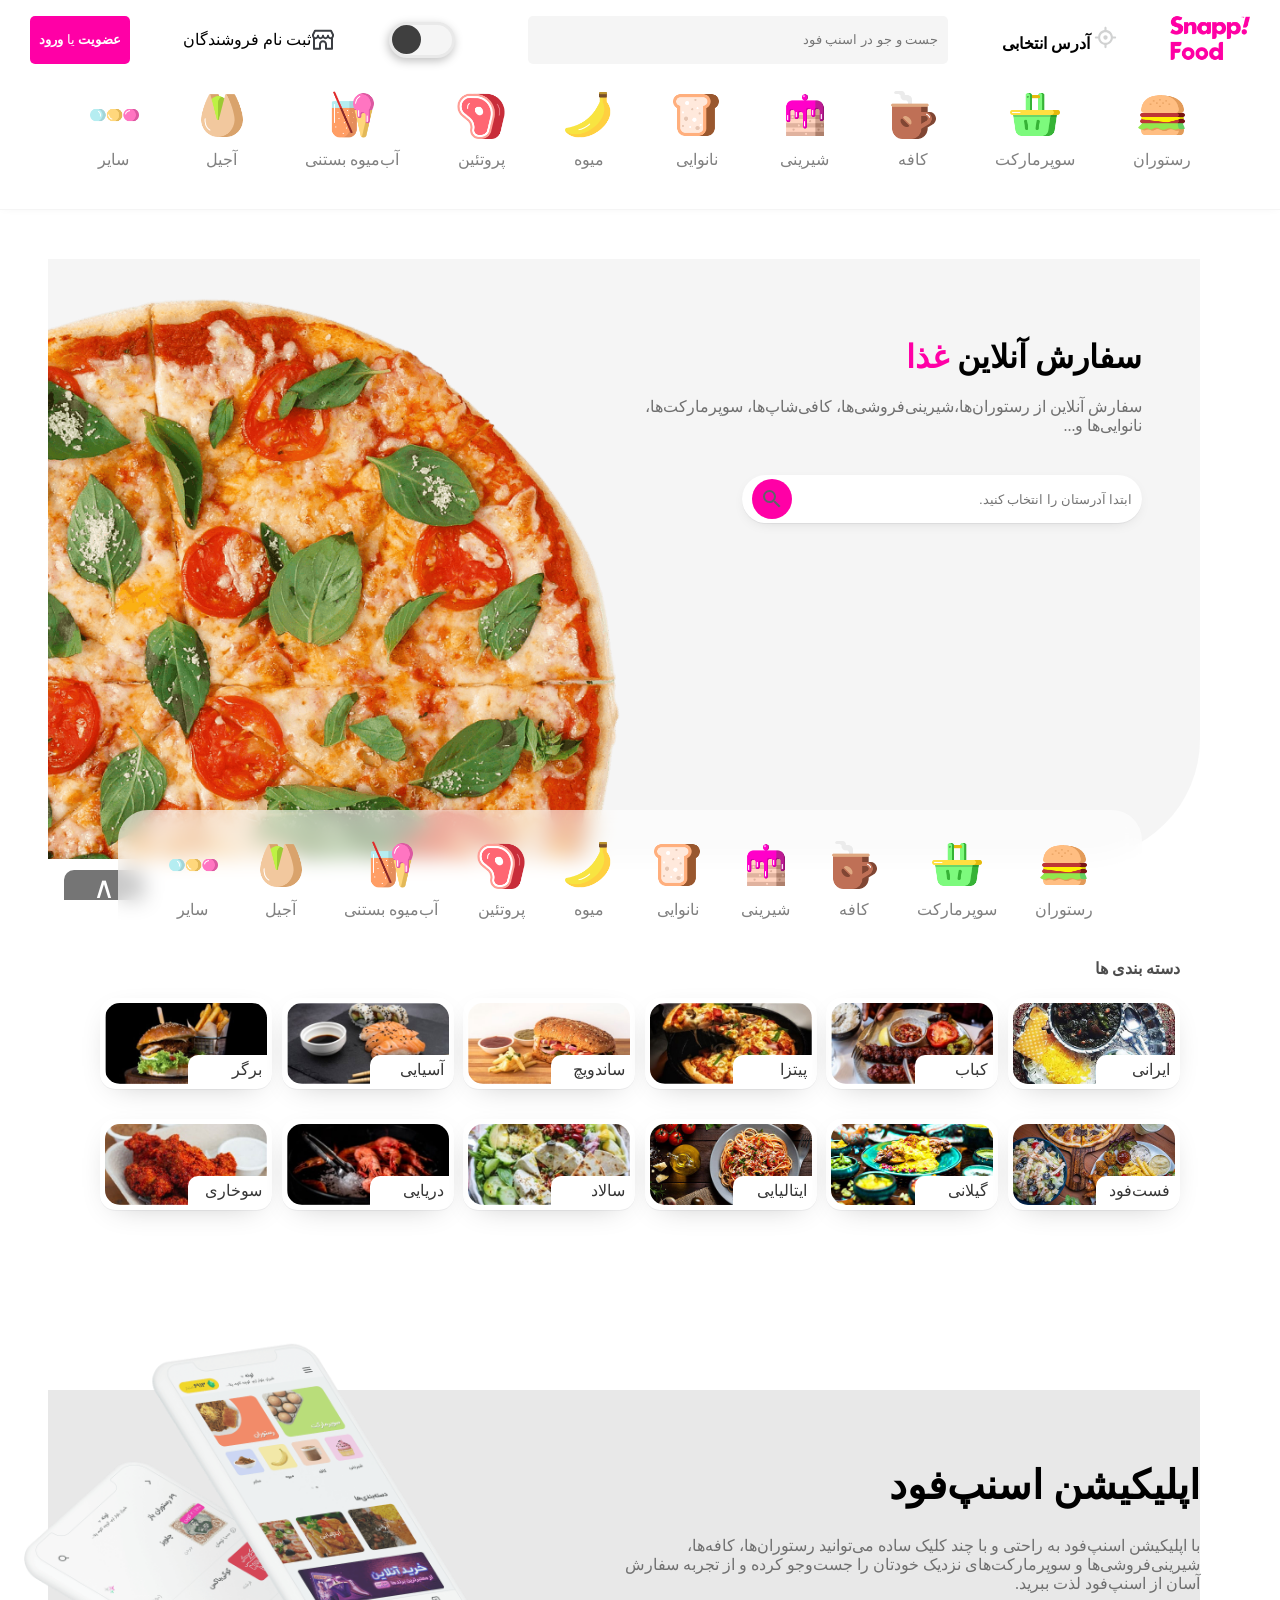
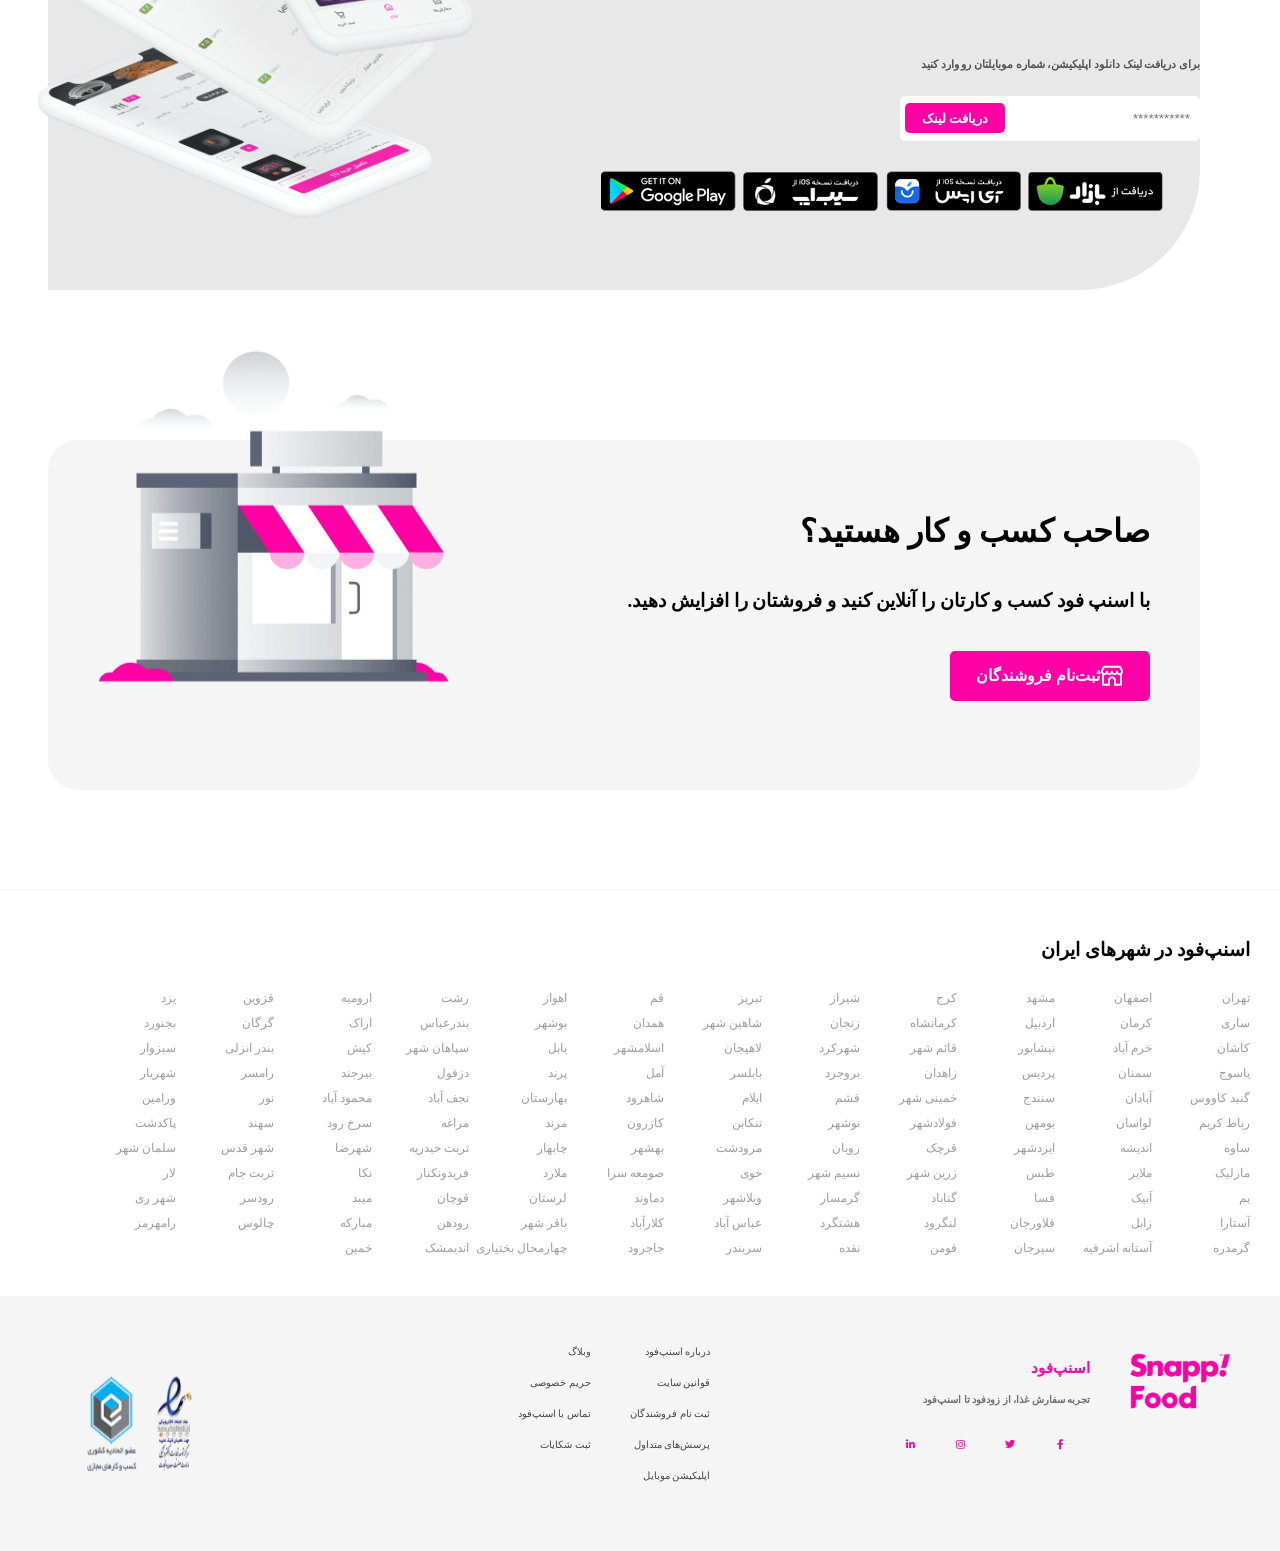
<file: website 9/index.html>
<!DOCTYPE html>
<head>
    <title>snap food</title>
    <meta charset="UTF-8">
    <meta http-equiv="X-UA-Compatible" content="IE=edge">
    <meta name="keywords" content="food, delivery, resturant, fastfood, fruits, nut, order">
    <meta name="viewport" content="width=device-width, initial-scale=1.0">
    <link type="text/css" rel="stylesheet" href="style.css">
    <link rel="stylesheet" type="text/css" href="https://cdnjs.cloudflare.com/ajax/libs/font-awesome/5.15.1/css/all.min.css">
</head>

<body> 
    <div id="website">
        <!--part one-->
        <div class="header">

            <div class="header-top">
                <a href=""><img src="images/logo.png" style="width: 80px;"></a>

                <div style="align-items: center;">
                    <svg width="23px" height="23px" viewBox="0 0 18 18" fill="rgba(24,28,32,0.2)">
                        <path d="M3.22582 9.83268H1.50008C1.03984 9.83268 0.666748 9.45959 0.666748 8.99935C0.666748 8.53911 1.03984 8.16602 1.50008 8.16602H3.22582C3.59125 5.61127 5.61201 3.59052 8.16675 3.22509V1.49935C8.16675 1.03911 8.53984 0.666016 9.00008 0.666016C9.46032 0.666016 9.83342 1.03911 9.83342 1.49935V3.22509C12.3882 3.59052 14.4089 5.61127 14.7743 8.16602H16.5001C16.9603 8.16602 17.3334 8.53911 17.3334 8.99935C17.3334 9.45959 16.9603 9.83268 16.5001 9.83268H14.7743C14.4089 12.3874 12.3882 14.4082 9.83342 14.7736V16.4993C9.83342 16.9596 9.46032 17.3327 9.00008 17.3327C8.53984 17.3327 8.16675 16.9596 8.16675 16.4993V14.7736C5.61201 14.4082 3.59125 12.3874 3.22582 9.83268ZM9.00008 13.166C11.3013 13.166 13.1667 11.3005 13.1667 8.99935C13.1667 6.69816 11.3013 4.83268 9.00008 4.83268C6.69889 4.83268 4.83342 6.69816 4.83342 8.99935C4.83342 11.3005 6.69889 13.166 9.00008 13.166ZM9.00008 10.666C8.07961 10.666 7.33342 9.91982 7.33342 8.99935C7.33342 8.07887 8.07961 7.33268 9.00008 7.33268C9.92056 7.33268 10.6667 8.07887 10.6667 8.99935C10.6667 9.91982 9.92056 10.666 9.00008 10.666Z"></path>
                    </svg>
                    <b>آدرس انتخابی</b>
                </div>

                <div class="search">
                    <input type="text" placeholder="جست ‌و جو در اسنپ‌ فود">
                </div>

                <div class="btn1_container">
                    <span class="one"></span>
                  </div>

                <div class="request">
                    <svg width="24" height="26" viewBox="0 0 24 26" fill="#3A3D42" xmlns="http://www.w3.org/2000/svg">
                        <path fill-rule="evenodd" clip-rule="evenodd"d="M3.10557 3.22149C3.27497 2.8827 3.62123 2.6687 4 2.6687H19.9987C20.3773 2.6687 20.7235 2.88259 20.893 3.22125L22.8943 7.22124C22.9638 7.36016 23 7.51336 23 7.6687V8.6687C23 9.62235 22.6186 10.4869 22 11.1182V21.6687C22 22.221 21.5523 22.6687 21 22.6687H15C14.4477 22.6687 14 22.221 14 21.6687V17.1687C14 16.0641 13.1046 15.1687 12 15.1687C10.8954 15.1687 10 16.0641 10 17.1687V21.6687C10 22.221 9.55229 22.6687 9 22.6687H3C2.44772 22.6687 2 22.221 2 21.6687V11.1182C1.38141 10.4869 1 9.62235 1 8.6687V7.6687C1 7.51345 1.03615 7.36034 1.10557 7.22149L3.10557 3.22149ZM4 12.1333V20.6687H8V17.1687C8 14.9596 9.79086 13.1687 12 13.1687C14.2091 13.1687 16 14.9596 16 17.1687V20.6687H20V12.1333C19.8367 12.1566 19.6698 12.1687 19.5 12.1687C18.5207 12.1687 17.6353 11.7665 17 11.1182C16.3647 11.7665 15.4793 12.1687 14.5 12.1687C13.5207 12.1687 12.6353 11.7665 12 11.1182C11.3647 11.7665 10.4793 12.1687 9.5 12.1687C8.52065 12.1687 7.63526 11.7665 7 11.1182C6.36474 11.7665 5.47935 12.1687 4.5 12.1687C4.33024 12.1687 4.1633 12.1566 4 12.1333ZM21 7.90491V8.6687C21 9.49713 20.3284 10.1687 19.5 10.1687C18.6716 10.1687 18 9.49713 18 8.6687C18 8.11642 17.5523 7.6687 17 7.6687C16.4477 7.6687 16 8.11642 16 8.6687C16 9.49713 15.3284 10.1687 14.5 10.1687C13.6716 10.1687 13 9.49713 13 8.6687C13 8.11642 12.5523 7.6687 12 7.6687C11.4477 7.6687 11 8.11642 11 8.6687C11 9.49713 10.3284 10.1687 9.5 10.1687C8.67157 10.1687 8 9.49713 8 8.6687C8 8.11642 7.55228 7.6687 7 7.6687C6.44772 7.6687 6 8.11642 6 8.6687C6 9.49713 5.32843 10.1687 4.5 10.1687C3.67157 10.1687 3 9.49713 3 8.6687V7.90477L4.61803 4.6687H19.3808L21 7.90491Z"></path>                        </svg>
                    ثبت‌ نام فروشندگان  
                </div>

                <div class="user">
                    <button>
                        <b>عضویت</b> یا <b>ورود</b>
                    </button>
                </div>
            </div>

            <div class="header-bottom">
                <div class="item">
                    <img src="images/burger.png" alt="burger">
                    <a href=""> رستوران</a>
                </div>

                <div class="item">
                    <img src="images/supermarket.png" alt="supermarket">
                    <a href="">سوپرمارکت</a>
                </div>

                <div class="item">
                    <img src="images/coffee.png" alt="coffee">
                    <a href="">کافه</a>
                </div>

                <div class="item">
                    <img src="images/cake.png" alt="cake">
                    <a href="">شیرینی‌</a>
                </div>

                <div class="item">
                    <img src="images/bread.png" alt="bread">
                    <a href="">نانوایی</a>
                </div>

                <div class="item">
                    <img src="images/fruit.png" alt="fruit">
                    <a href="">میوه</a>
                </div>

                <div class="item">
                    <img src="images/meat.png" alt="protein">
                    <a href="">پروتئین</a>
                </div>

                <div class="item">
                    <img src="images/icecream.png" alt="juice and icecream">
                    <a href="">آب‌میوه‌‌ بستنی</a>
                </div>

                <div class="item">
                    <img src="images/nuts.png" alt="nuts">
                    <a href="">آجیل</a>
                </div>

                <div class="item">
                    <img src="images/others.png" alt="others">
                    <a href="">سایر</a>
                </div>
            </div>
        </div>

        <!--part two-->
        <div class="part-two">

            <div class="part-two-txt">
                <div class="title">
                    <h1> سفارش آنلاین <b style="color: #ff00a6;">غذا</b> </h1>
                </div>

                <div class="description">
                    سفارش آنلاین از رستوران‌ها،‌شیرینی‌فروشی‌ها، کافی‌شاپ‌ها،
                    سوپرمارکت‌ها،‌ نانوایی‌ها و...
                </div>

                <div class="input-address">
                    <input type="text" placeholder="ابتدا آدرستان را انتخاب کنید.">
                    <button class="search-btn">
                        <svg xmlns="http://www.w3.org/2000/svg" width="24" height="24" fill="#5F6368">
                            <path d="M15.5 14h-.79l-.28-.27A6.471 6.471 0 0 0 16 9.5 6.5 6.5 0 1 0 9.5 16c1.61 0 3.09-.59 4.23-1.57l.27.28v.79l5 4.99L20.49 19l-4.99-5zm-6 0C7.01 14 5 11.99 5 9.5S7.01 5 9.5 5 14 7.01 14 9.5 11.99 14 9.5 14z"/>
                        </svg>
                    </button>
                </div>

                <div class="sec header-bottom">
                    <div class="item">
                        <img src="images/burger.png" alt="burger">
                        <a href="">رستوران</a>
                    </div>

                    <div class="item">
                        <img src="images/supermarket.png" alt="supermarket">
                        <a href="">سوپرمارکت</a>
                    </div>

                    <div class="item">
                        <img src="images/coffee.png" alt="coffee">
                        <a href="">کافه</a>
                    </div>

                    <div class="item">
                        <img src="images/cake.png" alt="cake">
                        <a href="">شیرینی‌</a>
                    </div>

                    <div class="item">
                        <img src="images/bread.png" alt="bread">
                        <a href="">نانوایی</a>
                    </div>

                    <div class="item">
                        <img src="images/fruit.png" alt="fruit">
                        <a href="">میوه</a>
                    </div>

                    <div class="item">
                        <img src="images/meat.png" alt="protein">
                        <a href="">پروتئین</a>
                    </div>

                    <div class="item">
                        <img src="images/icecream.png" alt="juice and icecream">
                        <a href="">آب‌میوه‌‌ بستنی</a>
                    </div>

                    <div class="item">
                        <img src="images/nuts.png" alt="nuts">
                        <a href="">آجیل</a>
                    </div>

                    <div class="item">
                        <img src="images/others.png" alt="others">
                        <a href="">سایر</a>
                    </div>
                </div>
            </div>
            
            <div class="part-two-pic">
                <img src="images/pizza.png">
            </div>

        </div>

        <!--part three-->
        <div>
            <div class="category"> <b>دسته بندی ها </b> </div>

            <div class="food-menu">

                <a href="#" class="food">
                    <img src="images/website_image_irani_1.jpeg" alt="irani">
                    <div class="food-name"> ایرانی </div>
                </a>
            
                <a href="#" class="food">
                    <img src="images/website_image_kebab_1.jpeg" alt="kebab">
                    <div class="food-name"> کباب </div>
                </a>
            
                <a href="#" class="food">
                    <img src="images/website_image_pizza_1.jpeg" alt="pizza">
                    <div class="food-name"> پیتزا </div>
                </a>
            
                <a href="#" class="food">
                    <img src="images/website_image_sandwich_1.jpeg" alt="sandwich">
                    <div class="food-name"> ساندویچ </div>
                </a>
            
                <a href="#" class="food">
                    <img src="images/website_image_asian_1.jpeg" alt="asian">
                    <div class="food-name"> آسیایی </div>
                </a>
            
                <a href="#" class="food">
                    <img src="images/website_image_burger_1.jpeg" alt="burger">
                    <div class="food-name"> برگر </div>
                </a>
            
                <a href="#" class="food">
                    <img src="images/website_image_fastfood_1.jpeg" alt="fastfood">
                    <div class="food-name"> فست‌فود </div>
                </a>
            
                <a href="#" class="food">
                    <img src="images/website_image_gilani_1.jpeg" alt="gilani">
                    <div class="food-name"> گیلانی </div>
                </a>
            
                <a href="#" class="food">
                    <img src="images/website_image_italy_1.jpeg" alt="italy">
                    <div class="food-name"> ایتالیایی </div>
                </a>

                <a href="#" class="food">
                    <img src="images/website_image_salad_1.jpeg" alt="salad">
                    <div class="food-name"> سالاد </div>
                </a>

                <a href="#" class="food">
                    <img src="images/website_image_seafood_1.jpeg" alt="seafood">
                    <div class="food-name"> دریایی </div>
                </a>

                <a href="#" class="food">
                    <img src="images/website_image_sokhari_1.jpeg" alt="sokhari">
                    <div class="food-name"> سوخاری </div>
                </a>

        </div>
        </div>

        <!--part four-->
        <div class="part-four">

            <div class="part-four-info">
                <div>
                    <h1 style="font-size: 40px;"> اپلیکیشن اسنپ‌فود </h1>
                </div>

                <div class="description">
                    با اپلیکیشن اسنپ‌فود به راحتی و با چند کلیک ساده می‌توانید رستوران‌ها، کافه‌ها، شیرینی‌فروشی‌ها و
                    سوپرمارکت‌های نزدیک خودتان را جست‌و‌جو کرده و از تجربه سفارش آسان از اسنپ‌فود لذت ببرید.
                </div>

                <div class="input-phone">
                    <h6 style="color: rgb(82, 82, 82);"> <b>برای دریافت لینک دانلود اپلیکیشن، شماره موبایلتان رو وارد کنید</b> </h6>
                    <div class="phone-number">
                        <input type="text" placeholder="***********">
                        <button class="link-btn">
                            <b> دریافت لینک </b>
                        </button>
                    </div>
                </div>

                <div class="download-from">
                    <a href="#"><img src="images/bazaar.png"></a>
                    <a href="#"><img src="images/iapps.png"></a>
                    <a href="#"><img src="images/siib.png"></a>
                    <a href="#"><img src="images/googleplay.png"></a>
                </div>
            </div>

            <div class="phone-pic">
                <img src="images/img_app_mockup.png">
            </div>

        </div>
  
        <!--part five-->
        <div class="part-five">
            <div class="part-five-info">
                <h1> صاحب کسب و کار هستید؟ </h1>
                <h3> با اسنپ فود کسب و کارتان را آنلاین کنید و فروشتان را افزایش دهید. </h3>
                <button>
                    <svg width="24" height="26" viewBox="0 0 24 26" fill="#fff" xmlns="http://www.w3.org/2000/svg">
                        <path fill-rule="evenodd" clip-rule="evenodd"
                            d="M3.10557 3.22149C3.27497 2.8827 3.62123 2.6687 4 2.6687H19.9987C20.3773 2.6687 20.7235 2.88259 20.893 3.22125L22.8943 7.22124C22.9638 7.36016 23 7.51336 23 7.6687V8.6687C23 9.62235 22.6186 10.4869 22 11.1182V21.6687C22 22.221 21.5523 22.6687 21 22.6687H15C14.4477 22.6687 14 22.221 14 21.6687V17.1687C14 16.0641 13.1046 15.1687 12 15.1687C10.8954 15.1687 10 16.0641 10 17.1687V21.6687C10 22.221 9.55229 22.6687 9 22.6687H3C2.44772 22.6687 2 22.221 2 21.6687V11.1182C1.38141 10.4869 1 9.62235 1 8.6687V7.6687C1 7.51345 1.03615 7.36034 1.10557 7.22149L3.10557 3.22149ZM4 12.1333V20.6687H8V17.1687C8 14.9596 9.79086 13.1687 12 13.1687C14.2091 13.1687 16 14.9596 16 17.1687V20.6687H20V12.1333C19.8367 12.1566 19.6698 12.1687 19.5 12.1687C18.5207 12.1687 17.6353 11.7665 17 11.1182C16.3647 11.7665 15.4793 12.1687 14.5 12.1687C13.5207 12.1687 12.6353 11.7665 12 11.1182C11.3647 11.7665 10.4793 12.1687 9.5 12.1687C8.52065 12.1687 7.63526 11.7665 7 11.1182C6.36474 11.7665 5.47935 12.1687 4.5 12.1687C4.33024 12.1687 4.1633 12.1566 4 12.1333ZM21 7.90491V8.6687C21 9.49713 20.3284 10.1687 19.5 10.1687C18.6716 10.1687 18 9.49713 18 8.6687C18 8.11642 17.5523 7.6687 17 7.6687C16.4477 7.6687 16 8.11642 16 8.6687C16 9.49713 15.3284 10.1687 14.5 10.1687C13.6716 10.1687 13 9.49713 13 8.6687C13 8.11642 12.5523 7.6687 12 7.6687C11.4477 7.6687 11 8.11642 11 8.6687C11 9.49713 10.3284 10.1687 9.5 10.1687C8.67157 10.1687 8 9.49713 8 8.6687C8 8.11642 7.55228 7.6687 7 7.6687C6.44772 7.6687 6 8.11642 6 8.6687C6 9.49713 5.32843 10.1687 4.5 10.1687C3.67157 10.1687 3 9.49713 3 8.6687V7.90477L4.61803 4.6687H19.3808L21 7.90491Z">
                        </path>
                    </svg>
                    <h3> ثبت‌نام فروشندگان </h3>
                </button>
            </div>

            <div class="part-five-pic">
                <img src="images/vendor_pic.png">
            </div>
        </div>

        <!--part six-->
        <div class="part-six">
            <div class="part-six-title">
                <h3> اسنپ‌فود در شهرهای ایران </h3>
            </div>

            <div class="cities">
                <a href="#" class="city">تهران</a>
                <a href="#" class="city">اصفهان</a>
                <a href="#" class="city">مشهد</a>
                <a href="#" class="city">کرج</a>
                <a href="#" class="city">شیراز</a>
                <a href="#" class="city">تبریز</a>
                <a href="#" class="city">قم</a>
                <a href="#" class="city">اهواز</a>
                <a href="#" class="city">رشت</a>
                <a href="#" class="city">ارومیه</a>
                <a href="#" class="city">قزوین</a>
                <a href="#" class="city">یزد</a>
                <a href="#" class="city">ساری</a>
                <a href="#" class="city">کرمان</a>
                <a href="#" class="city">اردبیل</a>
                <a href="#" class="city">کرمانشاه</a>
                <a href="#" class="city">زنجان</a>
                <a href="#" class="city">شاهین شهر</a>
                <a href="#" class="city">همدان</a>
                <a href="#" class="city">بوشهر</a>
                <a href="#" class="city">بندرعباس</a>
                <a href="#" class="city">اراک</a>
                <a href="#" class="city">گرگان</a>
                <a href="#" class="city">بجنورد</a>
                <a href="#" class="city">کاشان</a>
                <a href="#" class="city">خرم آباد</a>
                <a href="#" class="city">نیشابور</a>
                <a href="#" class="city">قائم‌ شهر</a>
                <a href="#" class="city">شهرکرد</a>
                <a href="#" class="city">لاهیجان</a>
                <a href="#" class="city">اسلامشهر</a>
                <a href="#" class="city">بابل</a>
                <a href="#" class="city">سپاهان شهر</a>
                <a href="#" class="city">کیش</a>
                <a href="#" class="city">بندر انزلی</a>
                <a href="#" class="city">سبزوار</a>
                <a href="#" class="city">یاسوج</a>
                <a href="#" class="city">سمنان</a>
                <a href="#" class="city">پردیس</a>
                <a href="#" class="city">زاهدان</a>
                <a href="#" class="city">بروجرد</a>
                <a href="#" class="city">بابلسر</a>
                <a href="#" class="city">آمل</a>
                <a href="#" class="city">پرند</a>
                <a href="#" class="city">دزفول</a>
                <a href="#" class="city">بیرجند</a>
                <a href="#" class="city">رامسر</a>
                <a href="#" class="city">شهریار</a>
                <a href="#" class="city">گنبد کاووس</a>
                <a href="#" class="city">آبادان</a>
                <a href="#" class="city">سنندج</a>
                <a href="#" class="city">خمینی شهر</a>
                <a href="#" class="city">قشم</a>
                <a href="#" class="city">ایلام</a>
                <a href="#" class="city">شاهرود</a>
                <a href="#" class="city">بهارستان</a>
                <a href="#" class="city">نجف آباد</a>
                <a href="#" class="city">محمود آباد</a>
                <a href="#" class="city">نور</a>
                <a href="#" class="city">ورامین</a>
                <a href="#" class="city">رباط کریم</a>
                <a href="#" class="city">لواسان</a>
                <a href="#" class="city">بومهن</a>
                <a href="#" class="city">فولادشهر</a>
                <a href="#" class="city">نوشهر</a>
                <a href="#" class="city">تنکابن</a>
                <a href="#" class="city">کازرون</a>
                <a href="#" class="city">مرند</a>
                <a href="#" class="city">مراغه</a>
                <a href="#" class="city">سرخ رود</a>
                <a href="#" class="city">سهند</a>
                <a href="#" class="city">پاکدشت</a>
                <a href="#" class="city">ساوه</a>
                <a href="#" class="city">اندیشه</a>
                <a href="#" class="city">ایزدشهر</a>
                <a href="#" class="city">قرچک</a>
                <a href="#" class="city">رویان</a>
                <a href="#" class="city">مرودشت</a>
                <a href="#" class="city">بهشهر</a>
                <a href="#" class="city">چابهار</a>
                <a href="#" class="city">تربت حیدریه</a>
                <a href="#" class="city">شهرضا</a>
                <a href="#" class="city">شهر قدس</a>
                <a href="#" class="city">سلمان شهر</a>
                <a href="#" class="city">مارلیک</a>
                <a href="#" class="city">ملایر</a>
                <a href="#" class="city">طبس</a>
                <a href="#" class="city">زرین شهر</a>
                <a href="#" class="city">نسیم شهر</a>
                <a href="#" class="city">خوی</a>
                <a href="#" class="city">صومعه سرا</a>
                <a href="#" class="city">ملارد</a>
                <a href="#" class="city">فریدونکنار</a>
                <a href="#" class="city">نکا</a>
                <a href="#" class="city">تربت جام</a>
                <a href="#" class="city">لار</a>
                <a href="#" class="city">بم</a>
                <a href="#" class="city">آبیک</a>
                <a href="#" class="city">فسا</a>
                <a href="#" class="city">گناباد</a>
                <a href="#" class="city">گرمسار</a>
                <a href="#" class="city">ویلاشهر</a>
                <a href="#" class="city">دماوند</a>
                <a href="#" class="city">لرستان</a>
                <a href="#" class="city">قوچان</a>
                <a href="#" class="city">میبد</a>
                <a href="#" class="city">رودسر</a>
                <a href="#" class="city">شهر ری</a>
                <a href="#" class="city">آستارا</a>
                <a href="#" class="city">زابل</a>
                <a href="#" class="city">فلاورجان</a>
                <a href="#" class="city">لنگرود</a>
                <a href="#" class="city">هشتگرد</a>
                <a href="#" class="city">عباس آباد</a>
                <a href="#" class="city">کلارآباد</a>
                <a href="#" class="city">باقر شهر</a>
                <a href="#" class="city">رودهن</a>
                <a href="#" class="city">مبارکه</a>
                <a href="#" class="city">چالوس</a>
                <a href="#" class="city">رامهرمز</a>
                <a href="#" class="city">گرمدره</a>
                <a href="#" class="city">آستانه اشرفیه</a>
                <a href="#" class="city">سیرجان</a>
                <a href="#" class="city">فومن</a>
                <a href="#" class="city">نقده</a>
                <a href="#" class="city">سربندر</a>
                <a href="#" class="city">جاجرود</a>
                <a href="#" class="city">چهارمحال بختیاری</a>
                <a href="#" class="city">اندیمشک</a>
                <a href="#" class="city">خمین</a>
            </div>
        </div>

        <!--part seven-->
        <footer>
            <div class="footer-one">
                <div id="logo">
                    <img src="images/logo.png" width="100px">
                </div>
                <div class="social-links">
                    <h2>اسنپ‌فود</h2>
                    <h4 style="margin-top: 5px; margin-bottom: 20px;">تجربه سفارش غذا، از زودفود تا اسنپ‌فود</h4>
                    <div style="display: flex;">
                        <a href="#"><i class="fab fa-facebook-f"></i></a>
                        <a href="#"><i class="fab fa-twitter"></i></a>
                        <a href="#"><i class="fab fa-instagram"></i></a>
                        <a href="#"><i class="fab fa-linkedin-in"></i></a>
                    </div>
                </div>
            </div>

            <div class="footer-two">
                <a href="#" class="footer-item">درباره اسنپ‌فود</a>
                <a href="#" class="footer-item">وبلاگ</a>
                <a href="#" class="footer-item">قوانین سایت</a>
                <a href="#" class="footer-item">حریم خصوصی</a>
                <a href="#" class="footer-item">ثبت نام فروشندگان</a>
                <a href="#" class="footer-item">تماس با اسنپ‌فود</a>
                <a href="#" class="footer-item">پرسش‌های متداول</a>
                <a href="#" class="footer-item">ثبت شکایات</a>
                <a href="#" class="footer-item">اپلیکیشن موبایل</a>
            </div>

            <div class="footer-three">
                <img src="images/enamad.png">
                <img src="images/senf.png">
            </div>
        </footer>


        <div class="scroll">
            <span class="material-icons"> &#8743; </span>
        </div>
       
    </div>


    <script>
        var wb = document.getElementById("website");
        const btn1_ctn = document.getElementsByClassName("btn1_container")[0];
        const one = document.getElementsByClassName("one")[0];
        var count = 0;
        
        btn1_ctn.addEventListener("click", () => 
        {   count = count + 1; 
            if ( count%2 == 1)
            {
                one.classList.toggle("inactive1");
                document.body.style.backgroundColor = "black";
                document.body.style.color = "darkgrey";
            }
            else 
            {
                one.classList.toggle("inactive1");
                document.body.style.backgroundColor = "white";
                document.body.style.color = "black";
            }
        });
    </script>
</body>
</file>
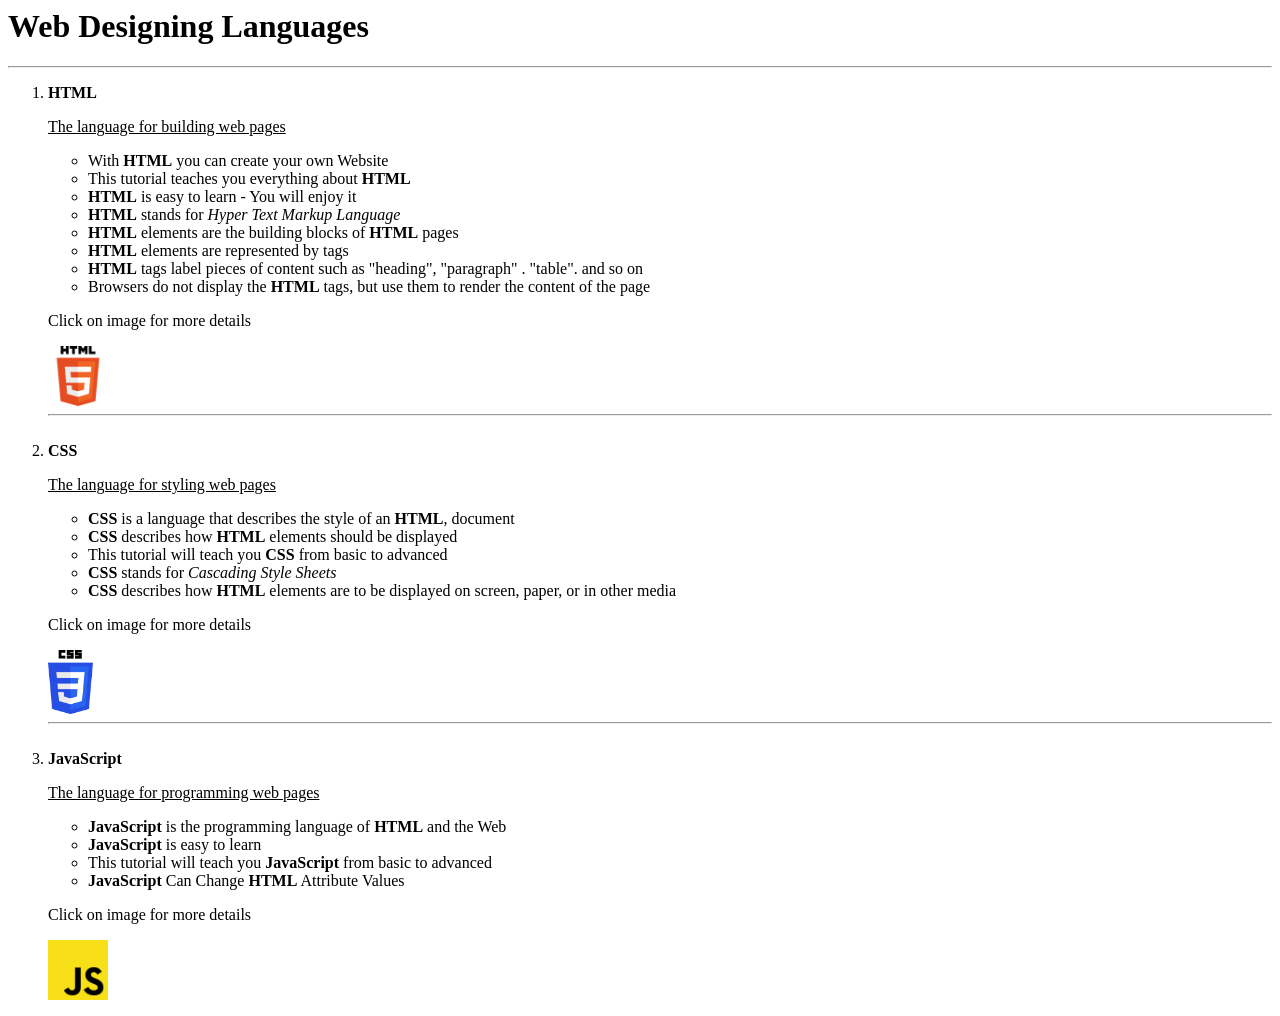
<file: website 1/t1.html>
<html>

    <head>
    </head>

    <body>

        <h1> Web Designing Languages </h1>
        <hr>

        <ol>

            <li><b>  HTML </b></li>
            <p><u> The language for building web pages  </u></p>
            <ul>
                <li> With <b>HTML</b> you can create your own Website </li>
                <li> This tutorial teaches you everything about <b>HTML</b> </li>
                <li> <b>HTML</b> is easy to learn - You will enjoy it </li>
                <li> <b>HTML</b> stands for <i>Hyper Text Markup Language</i> </li>
                <li> <b>HTML</b> elements are the building blocks of <b>HTML</b> pages </li>
                <li> <b>HTML</b> elements are represented by tags </li>
                <li> <b>HTML</b> tags label pieces of content such as "heading",
                    "paragraph"
                    . "table". and so on </li>
                <li> Browsers do not display the <b>HTML</b> tags, but use them to render the content of the page </li>
            </ul>
            <p> Click on image for more details </p>
            <a href = "https://html.com/" ><img src= "512px-HTML5_logo_and_wordmark.svg.png" width = "60"></a>


            <hr><br>


            <li><b>  CSS </b></li>
            <p><u> The language for styling web pages  </u></p>
            <ul>
                <li> <b>CSS</b> is a language that describes the style of an <b>HTML</b>, document </li>
                <li> <b>CSS</b> describes how <b>HTML</b> elements should be displayed </li>
                <li> This tutorial will teach you <b>CSS</b> from basic to advanced </li>
                <li> <b>CSS</b> stands for <i>Cascading Style Sheets </i></li>
                <li> <b>CSS</b> describes how <b>HTML</b> elements are to be displayed on screen, paper, or in other media </li>
            </ul>
            <p> Click on image for more details </p>
            <a href = "https://en.wikipedia.org/wiki/CSS" > <img src= "CSS3_logo_and_wordmark.svg.png" width = "45"></a>


            <hr><br>


            <li><b>  JavaScript </b></li>
            <p><u> The language for programming web pages  </u></p>
            <ul>
                <li> <b>JavaScript</b> is the programming language of <b>HTML</b> and the Web </li>
                <li> <b>JavaScript</b> is easy to learn </li>
                <li> This tutorial will teach you <b>JavaScript</b> from basic to advanced </li>
                <li> <b>JavaScript</b> Can Change <b>HTML</b> Attribute Values </li>
            </ul>
            <p> Click on image for more details </p>
            <a href ="https://www.javascript.com/" ><img src= "2048px-Unofficial_JavaScript_logo_2.svg.png" width = "60"></a>

        </ol>

    </body>

</html>
</file>
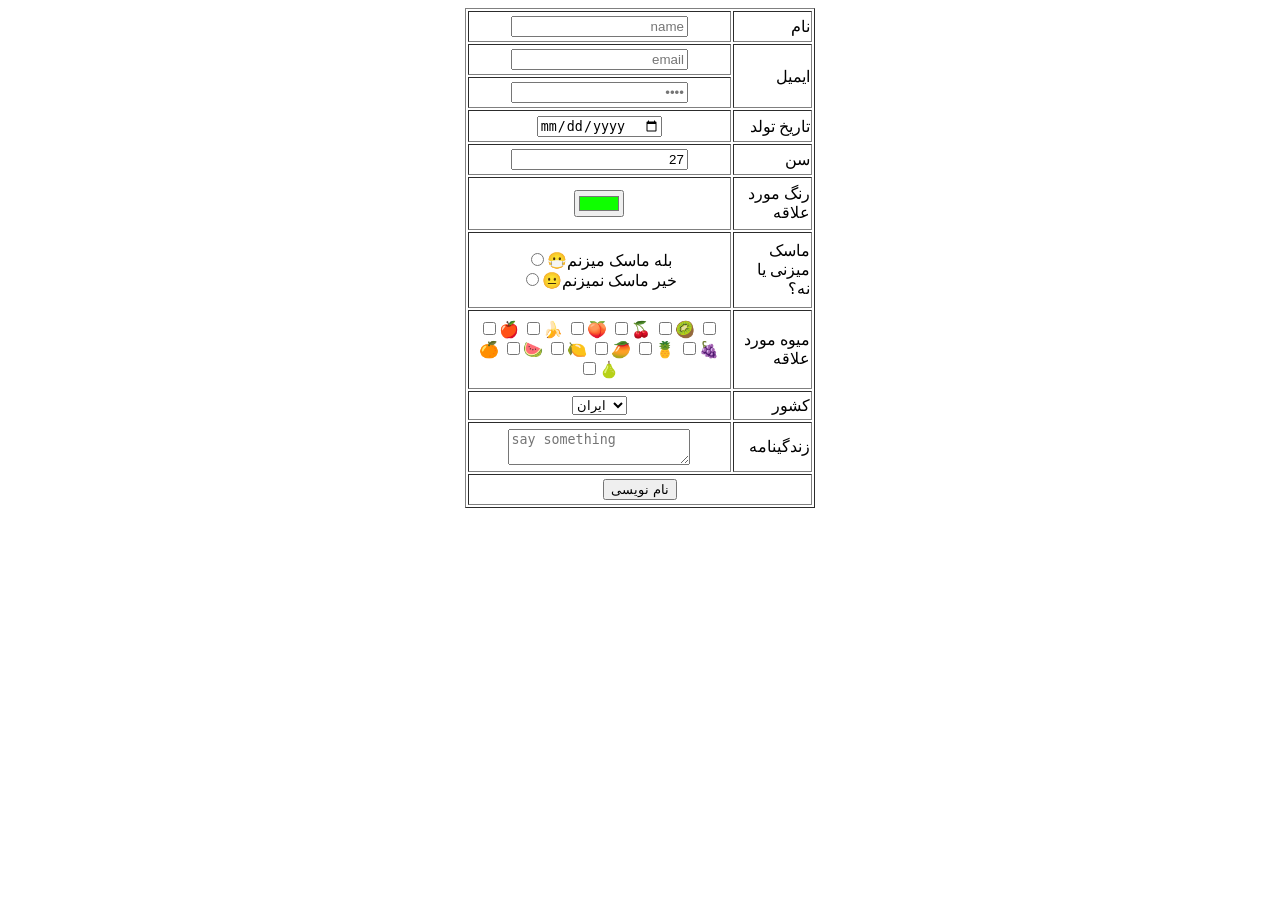
<file: website 2/t2.html>
<html>
    <head>
    </head>

    <body>
        <table border="1px" align="center" width="350px" height="500px">
            <tr>
                <td align="center"> <input type="text" placeholder="name" style="text-align:right;" > </td>
                <td align="right"> نام </td>
            </tr>

            <tr>
                <td align="center"> <input type="text" placeholder="email" style="text-align:right;" > </td>
                <td align="right" rowspan="2"> ایمیل </td>
            </tr>

            <tr>
                <td align="center"> <input type="password" placeholder="••••" style="text-align:right;" > </td>
            </tr>

            <tr>
                <td align="center"> <input type="date" placeholder="08/05/1994" > </td>
                <td align="right"> تاریخ تولد </td>
            </tr>

            <tr>
                <td align="center"> <input type="text" value="27" style="text-align:right;" > </td>
                <td align="right"> سن </td>
            </tr>

            <tr>
                <td align="center"> <input type="color" value="#0fff00" style="text-align:right;" > </td>
                <td align="right"> رنگ مورد علاقه </td>
            </tr>

            <tr>
                <td align="center">
                    <input type="radio" name=mask >😷بله ماسک میزنم
                    <br>
                    <input type="radio" name=mask >😐خیر ماسک نمیزنم</td>
                <td align="right"> ماسک میزنی یا نه؟ </td>
            </tr>

            <tr>
                <td align="center"> 
                    <input type="checkbox">🍎
                    <input type="checkbox">🍌
                    <input type="checkbox">🍑
                    <input type="checkbox">🍒
                    <input type="checkbox">🥝  
                    <input type="checkbox">🍊   
                    <input type="checkbox">🍉
                    <input type="checkbox">🍋
                    <input type="checkbox">🥭
                    <input type="checkbox">🍍
                    <input type="checkbox">🍇
                    <input type="checkbox">🍐    
                </td>
                <td align="right"> میوه مورد علاقه </td>
            </tr>

            <tr>
                <td align="center"> 
                    <select name="country">
                        <option >ایران</option>
                        <option>آمریکا</option>
                    </select>
                </td>
                <td align="right"> کشور </td>
            </tr>

            <tr>
                <td align="center"> <textarea placeholder="say something"></textarea> </td>
                <td align="right"> زندگینامه </td>
            </tr>

            <tr>
                <td align="center" colspan="2"> <button>نام نویسی</button>
            </tr>
        </table>
    </body>
</html>
</file>
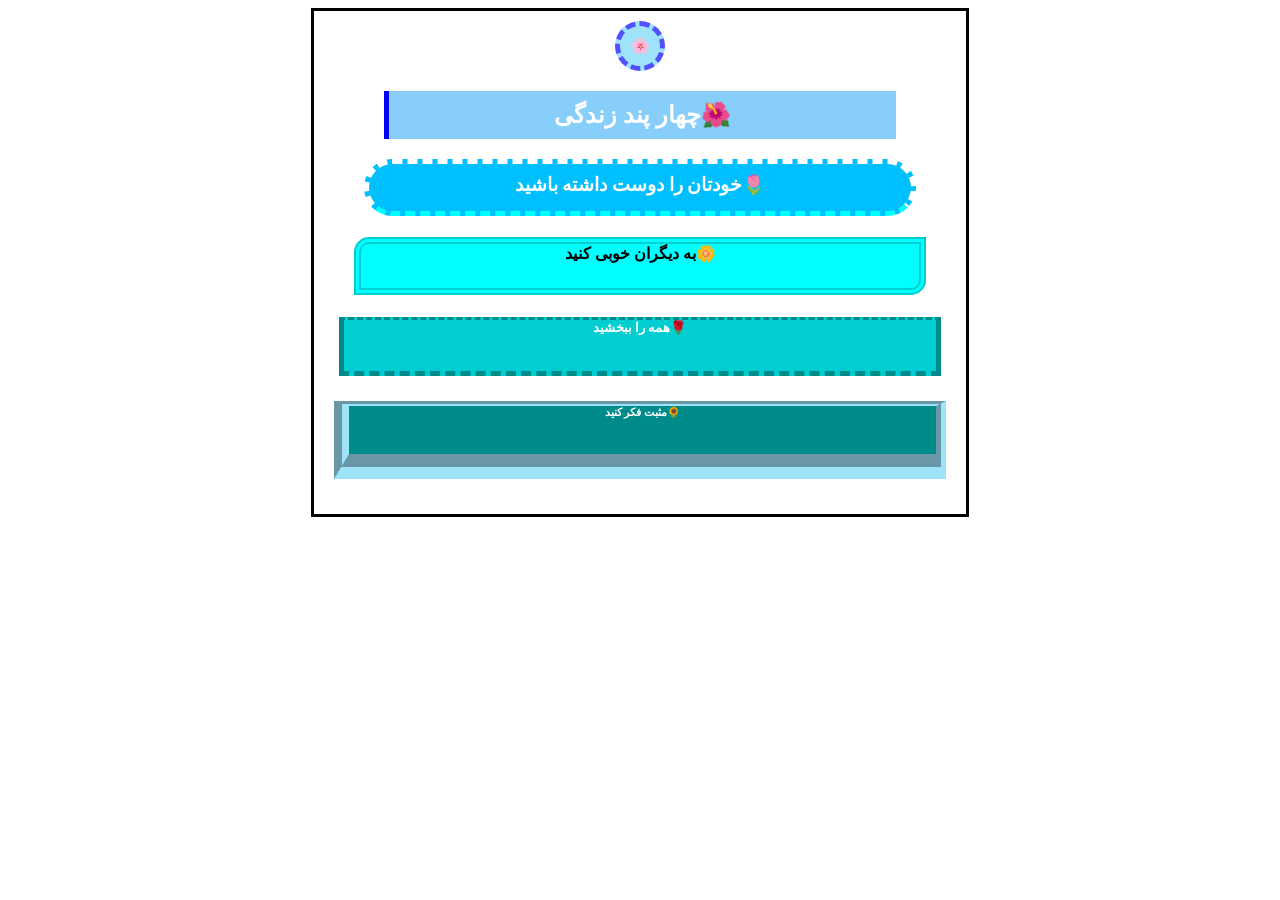
<file: website 4/t4.html>
<html>
    <head>
        <style>
            div
            {
                padding: 10px;
                margin: auto;
                width: 50%;
                text-align: center;
                border: 3px solid black;
                background-color:white;
            }

            h6
            {
                color: white;
                background-color:darkcyan;
                border-style:groove;
                border-color: rgb(159, 227, 250);
                padding-top: 0;
                padding-bottom: 35;
                border-top-width: 5px;
                border-right-width: 10px;
                border-left-width: 15px;
                border-bottom-width: 25px;
                margin-left: 10;
                margin-right: 10;
            }

            h5
            {
                color: white;
                background-color:darkturquoise;
                padding-top: 0;
                padding-bottom: 35;  
                border-top-width: 3px;
                border-right-width: 5px;
                border-left-width: 5px;
                border-bottom-width: 5px;
                border-right-style: solid;
                border-left-style: solid;
                border-top-style: dashed;
                border-bottom-style: dashed;
                border-color: darkcyan;
                margin-left: 15;
                margin-right: 15;
            }   

            h4
            {
                background-color: cyan;
                padding: 10px;   
                padding-top: 0;
                padding-bottom: 25px;
                border-style: double;
                border-width: 7px;
                border-color:darkturquoise;
                border-top-left-radius: 15px;
                border-bottom-right-radius: 15px;
                margin-left: 30;
                margin-right: 30;
            }

            h3
            {
                color: white;
                background-color:deepskyblue;
                padding: 10px;          
                border-style: double;
                border-width: 5px;
                border-color:white;
                border-style: dashed;
                border-radius: 30px;
                border-bottom-color: cyan;
                border-width: 5px;
                margin-left: 40;
                margin-right: 40;
                padding-bottom: 15;
            }

            h2
            {
                color: white;
                background-color: lightskyblue;
                border-width: 5px;
                border-color:rgb(81, 81, 255);
                padding: 10;
                margin-left: 60;
                margin-right:60;
                border-left-style: solid;
                border-left-color: blue;
                border-left-width: 5px;
            }
 
            button
            {
                color: white;
                font-size: 15px;
                background-color:rgb(159, 227, 250);
                padding: 10px;
                border-style: dashed;
                border-radius: 50%;
                border-width: 5px;
                border-color:rgb(81, 81, 255);
                width: 50px;
                height: 50px;
            }
        </style>
    </head>

    <body>
        <div>
            <button>🌸</button>
            <h2>چهار پند زندگی🌺</h2>
            <h3>خودتان را دوست داشته باشید🌷</h3>
            <h4>به دیگران خوبی کنید🌼</h4>
            <h5>همه را ببخشید🌹</h5>
            <h6>مثبت فکر کنید🌻</h6>
        </div>
    </body>
</html>
</file>
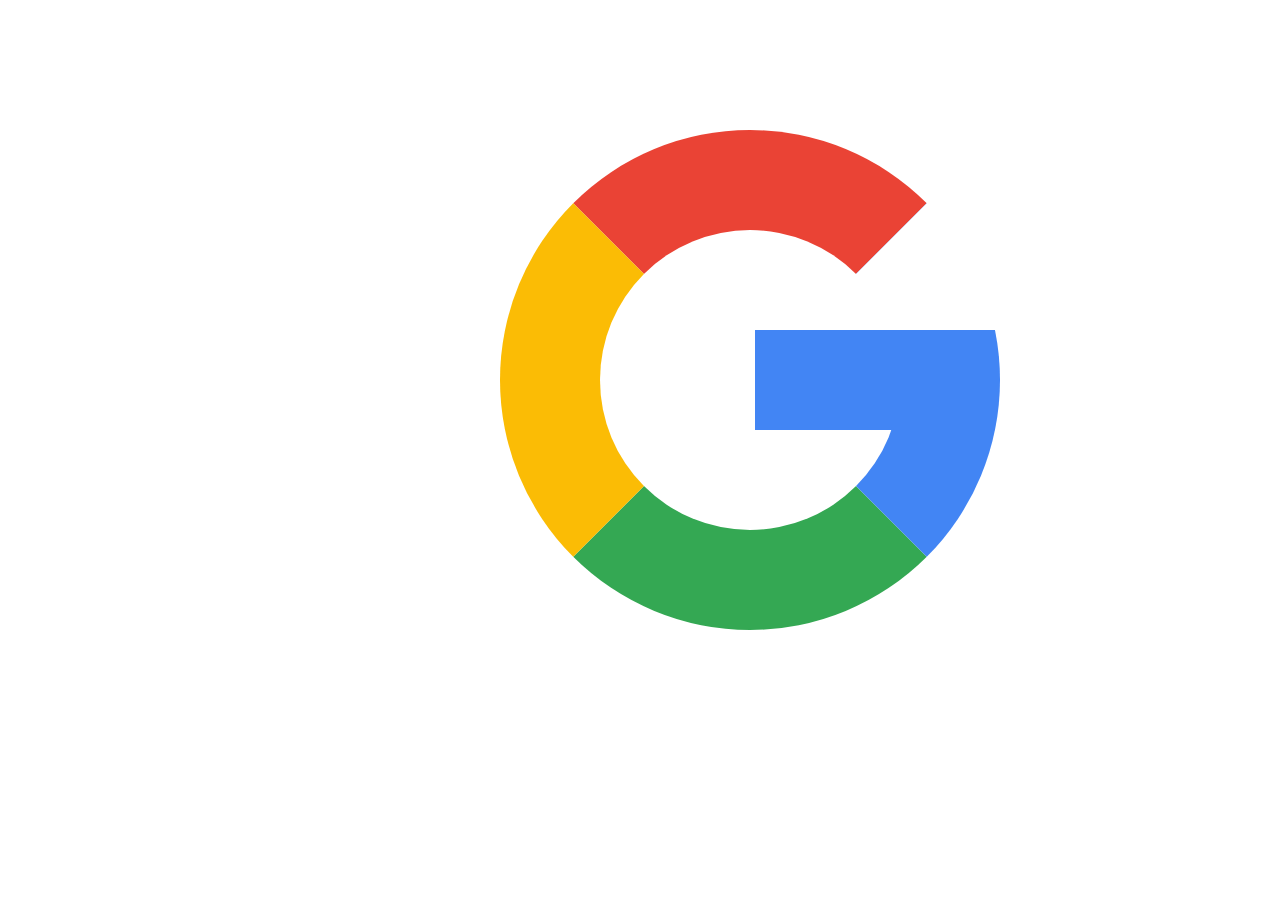
<file: website 5/google logo.html>
<html>
    <head>
        <style>
            div
            {
                width: 300;
                height: 300;
                top: 130;
                left: 500;
                margin: auto;
                border-radius: 50%;

                position: absolute;
                background-color:white;
                border-top: 100px solid #EA4335;
                border-right: 100px solid #4285F4;
                border-bottom: 100px solid #34A853;
                border-left: 100px solid #FBBC05;
            }

            #google:before 
            {
                position: absolute;
                content: "";
                top: 50%;
                right: -95;
                transform: translateY(-50%);
                width: 240;
                height: 100;
                background:#4285F4;
            }

            #google:after
            {    
                content: "";
                position: absolute;
                border-top: 200px solid transparent;
                border-right: 200px solid white;
                top: -100;
                right: -100;
            }
        </style>
    </head>

    <body>
        <div id="google"> </div>
    </body>
</html>
</file>
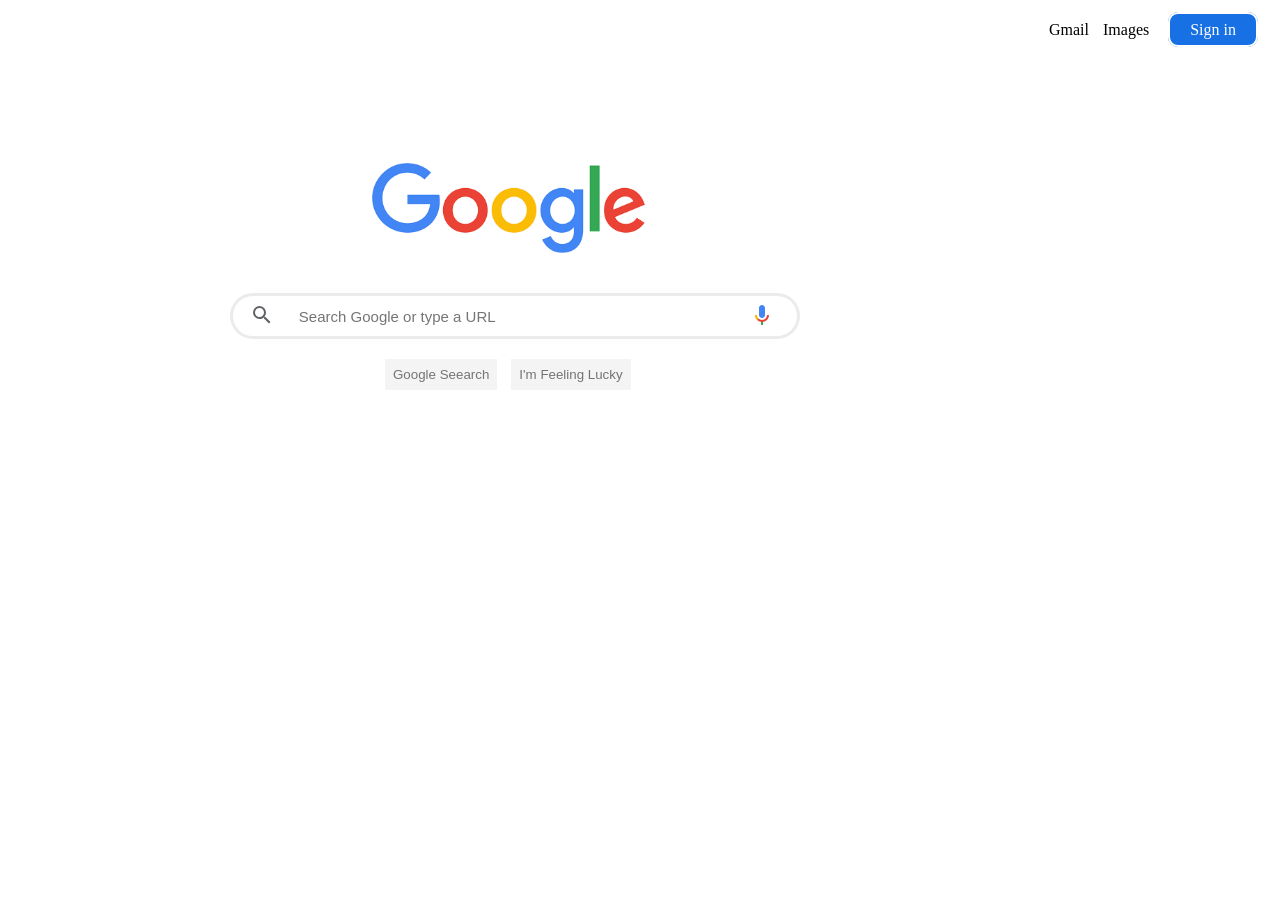
<file: website 5/google.html>
<html>
    <head>
        <style>
            table
            {
                position: absolute;
                right: 5;
                padding: 10;
            }

            div
            {
                background-color:white;
                position: absolute;
                height: 400;
                width: 400;
                top: 150;
                right: 575;
            }

            img
            {
                position: absolute;
                top: 5;
                right: 55;
            }
            
            #search
            {
                font-size: 15;
                position: absolute;
                border:solid;
                border-radius: 30px;
                top: 135;
                left: -70;
                width: 570;
                height: 45;
                padding: 20;
                border-color: rgba(126, 124, 134, 0.151);
            }

            #icon
            {
                position: absolute;
                top: 145;
                left: -50;
            }

            #voice
            {
                position: absolute;
                top: 145;
                left: 450;
            }

            button
            {
                position: relative;
                top: 180;
                left: 40;
                padding: 8;
                margin: 5;
                border: none;
                background-color: rgba(211, 211, 211, 0.247);
                color: rgb(117, 115, 115);
            }

            #buttonSignIn
            {
                color: white;
                background-color: #1770e4;
                padding: 7;
                padding-left: 20;
                padding-right: 20;
                border-radius: 10px;
                margin-left: 10;
                border: 2px solid;
                text-decoration: none;
            }

            #buttonSignIn:hover
            {background-color: #4574b1e8;}

            #image
            {padding-right: 5;}

            #gmail
            {padding-right: 10;}
            
            a
            {
                color: black;
                text-decoration: none;
            }

            a:hover
            {
                text-decoration: underline;
                cursor: pointer;
            }
        </style>
    </head>

    <body>

        <table>
            <td>
                <a id="gmail" href="https://accounts.google.com/ServiceLogin"> Gmail </a>
                <a id="image" href="https://www.google.com/imghp?hl=en&tab=ri&ogbl"> Images </a>
                <a href="https://accounts.google.com" id="buttonSignIn"> Sign in </a>
            </td>

            <td>
                <div>    
                    <ul>
                        <img src="google.png" height="90">
                        <input id="search" type="search"  placeholder="           Search Google or type a URL">
                        <svg id="icon"  xmlns="http://www.w3.org/2000/svg" width="24" height="24" fill="#5F6368"><path d="M15.5 14h-.79l-.28-.27A6.471 6.471 0 0 0 16 9.5 6.5 6.5 0 1 0 9.5 16c1.61 0 3.09-.59 4.23-1.57l.27.28v.79l5 4.99L20.49 19l-4.99-5zm-6 0C7.01 14 5 11.99 5 9.5S7.01 5 9.5 5 14 7.01 14 9.5 11.99 14 9.5 14z"/></svg></body>
                        <svg id="voice" xmlns="http://www.w3.org/2000/svg" width="24" height="24"><path fill="none" d="M0 0h24v24H0z"/><path fill="#4285F4" d="M12 15c1.66 0 2.99-1.34 2.99-3L15 5c0-1.66-1.34-3-3-3S9 3.34 9 5v7c0 1.66 1.34 3 3 3z"/><path fill="#34A853" d="M11 18.92h2V22h-2z"/><path fill="#F4B400" d="M7 12H5c0 1.93.78 3.68 2.05 4.95l1.41-1.41C7.56 14.63 7 13.38 7 12z"/><path fill="#EA4335" d="M12 17c-1.38 0-2.63-.56-3.54-1.47l-1.41 1.41A6.99 6.99 0 0 0 12.01 19c3.87 0 6.98-3.14 6.98-7h-2c0 2.76-2.23 5-4.99 5z"/></svg>
                        <button>Google Seearch</button>
                        <button>I'm Feeling Lucky</button>
                    </ul>            
                </div>
            </td>
        </table>

    </body>
</html>
</file>
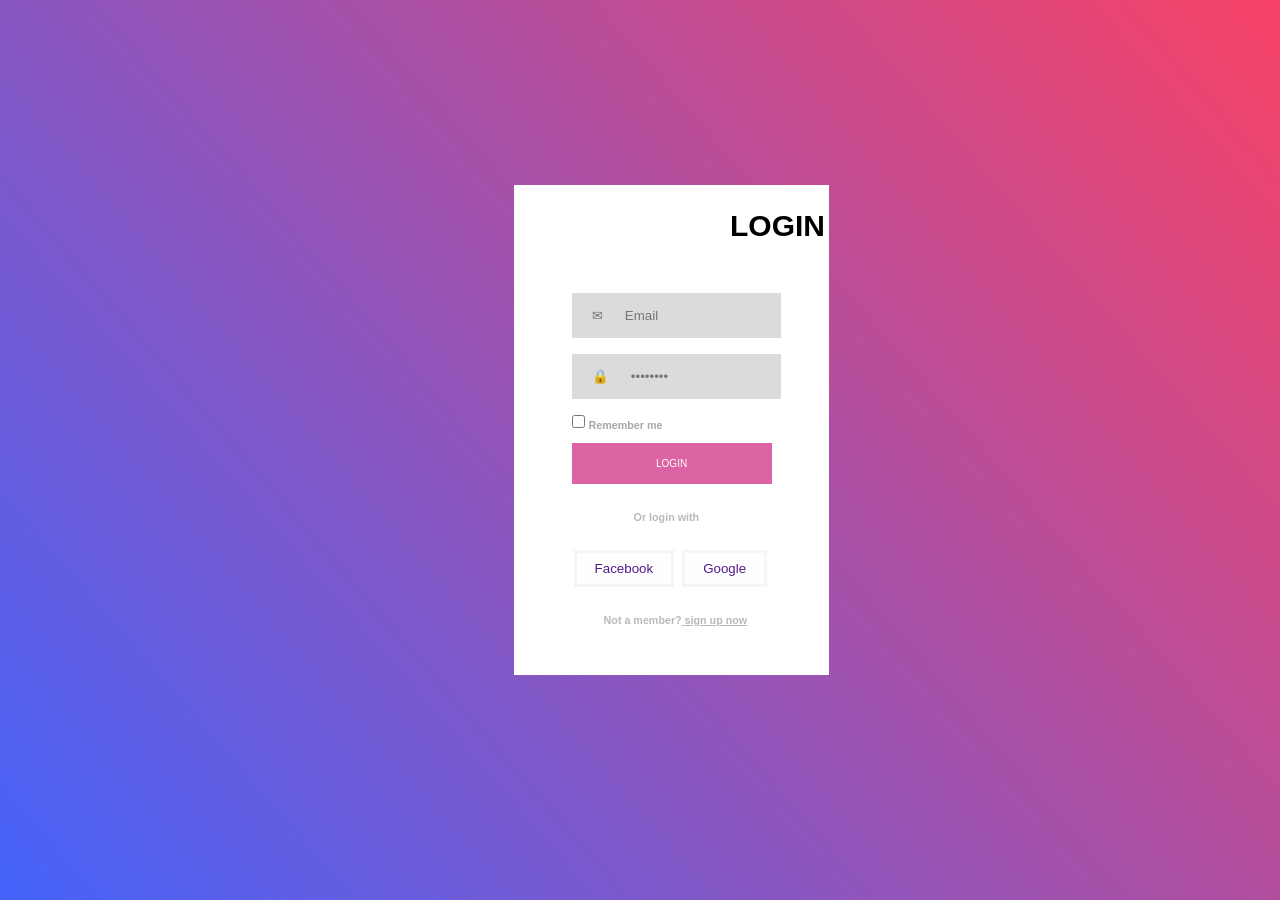
<file: website 5/login form.html>
<html>
    <head>
        <style>
           body 
            {
                background: rgb(62, 93, 247);
                background: linear-gradient(49deg, rgb(68, 99, 250) 0%, rgb(247, 66, 102) 100%);
            }

            h1
            {
                font-family: -apple-system, BlinkMacSystemFont, 'Segoe UI', Roboto, Oxygen, Ubuntu, Cantarell, 'Open Sans', 'Helvetica Neue', sans-serif;
                font-size: 30;
                position: fixed;
                left: 730;
                top: 21%;
            }

            div
            {
                background-color: white;
                width: 315;
                height: 490;
                position: relative;
                top: 20%;
                left: 40%;
            }

            input 
            {
                font-family: -apple-system, BlinkMacSystemFont, 'Segoe UI', Roboto, Oxygen, Ubuntu, Cantarell, 'Open Sans', 'Helvetica Neue', sans-serif;
                position: relative;
                left: 50;
                top: 100;
                padding: 15;
                padding-left: 20;
                padding-right: 20;
                margin: 8;
                background-color: rgba(128, 128, 128, 0.281);
                border: none;
            }
            
            #one
            {
                font-family: -apple-system, BlinkMacSystemFont, 'Segoe UI', Roboto, Oxygen, Ubuntu, Cantarell, 'Open Sans', 'Helvetica Neue', sans-serif;
                position: absolute;
                left: 75;
                top: 209;
                color:rgb(168, 167, 167) ;
            }
       
            #two
            {
                font-family: -apple-system, BlinkMacSystemFont, 'Segoe UI', Roboto, Oxygen, Ubuntu, Cantarell, 'Open Sans', 'Helvetica Neue', sans-serif;
                position: relative;
                top: 150;
                left: 120;
                color:rgb(189, 184, 184);
            }

            #three
            {
                font-family: -apple-system, BlinkMacSystemFont, 'Segoe UI', Roboto, Oxygen, Ubuntu, Cantarell, 'Open Sans', 'Helvetica Neue', sans-serif;
                position: relative;
                top: 150;
                left: 90;
                color:rgb(189, 184, 184); 
            }
            #login
            {
                background-color: #d53e8ecc;
                position: absolute;
                top: 250px;
                width: 200px;
                margin-bottom: 15px;
                font-family: -apple-system, BlinkMacSystemFont, 'Segoe UI', Roboto, Oxygen, Ubuntu, Cantarell, 'Open Sans', 'Helvetica Neue', sans-serif;
                font-size: 18px;
                color: white;
                font-size: 10;
            }

            #login:hover{ background-color:rgba(252, 70, 106, 0.589) ;}

            button
            {
                font-family: -apple-system, BlinkMacSystemFont, 'Segoe UI', Roboto, Oxygen, Ubuntu, Cantarell, 'Open Sans', 'Helvetica Neue', sans-serif;
                position: relative;
                top: 150;
                left: 58px;
                padding: 8px;
                padding-left: 18px;
                padding-right: 18px;
                margin: 2px;
                border: solid;
                background-color: #FEFEFE;
                color: black;   
                text-decoration: none ;
                border-color: whitesmoke;
            }
        
            a {text-decoration: none;}
            #aSignUp
            {
                color:rgb(189, 184, 184);
                text-decoration: underline;
            }
            a:hover {background-color: rgba(234, 71, 255, 0.329);}
            
        </style>
    </head>
<!--  -----------------------------------------------------------------  -->
    <body>
       <div>
            <input type="text" placeholder="&#9993      Email"><br>
            <input type="password" placeholder="&#128274      ••••••••"><br>
            <input type="checkbox">
            <h6 id="one">Remember me</h6>
            <input id="login" type="submit" value="LOGIN">
            <h6 id="two">Or login with</h6>
            <button><a href="">Facebook</a></button>
            <button><a href=""> Google </a></button>
            <h6 id="three">Not a member?<a id="aSignUp" href=""> sign up now</a></h6>
        </div>
        <h1> <b>LOGIN</b> </h1>
    </body>
</html>
</file>
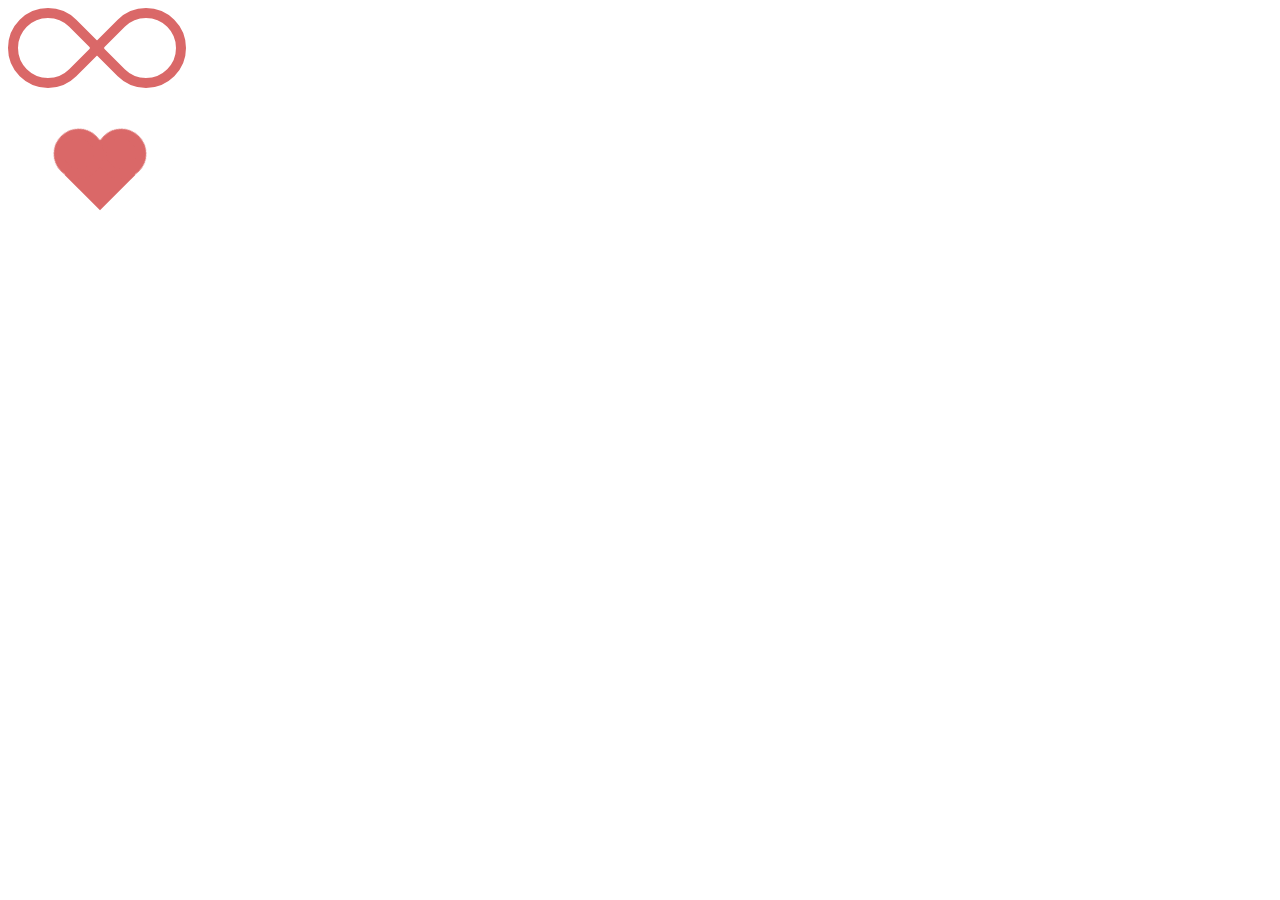
<file: website 6/t6-InfinityAndHeartIcon.html>
<html>
    <head>
        <link type="text/css" rel="stylesheet" href="t6-icons.css">
    </head>

    <body>
        <div class="infinity" id="one"></div>
        <div class="heart" id="two"></div>
    </body>
</html>
</file>
<file: website 9/style.css>
@import url('https://fonts.googleapis.com/css2?family=Poppins:wght@300;400;500;600;700&display=swap');

body
{
    margin: 0;
    background-color:white;
    direction: rtl;
}

a
{
    display: block;
	text-decoration: none;
}

.website
{
    display: flex;
    flex-direction: column;
    align-items: center;
    width: 100%;
}

/* part one */

.header
{
    display: flex;
    flex-direction: column;
    width: 100%;
    box-shadow: whitesmoke 0px 1px 0px, whitesmoke 0px 2px 8px -2px;
    box-sizing: border-box;
    padding: 10px 30px;
}

.header-top
{
    display: flex;
    justify-content: space-between;
    align-items: center;
    width: 100%;
    height: 50px;
    flex-wrap: wrap;
}

.search input
{
    width: 420px;
    height: 48px;
    border: 0;
    border-radius: 5px;
    background-color: #f5f5f5;
    box-sizing: border-box;
    padding: 10px;
}

.request
{
    display: flex;
    align-items: center;
}

.user button
{
    width: 100px;
    background-color: #ff00a6;
    color: white;
    border: 0;
    border-radius: 5px;
    height: 48px;
}

.header-bottom
{
    display: flex;
    flex-wrap: wrap;
    justify-content: space-around;
    padding: 30px;
    color: grey;
}

.header-bottom a
{
    margin: 0px;
    color: gray;
}

.item
{
    display: flex;
    flex-direction: column;
    align-items: center;
}

.item img
{
    width: 50px;
    margin-bottom: 10px;
}

/* part two */

.part-two
{
    display: flex;
    width: 90%;
    height: 600px;
    justify-content: flex-end;
    background-color: #f5f5f5f5;
    border-radius: 0 0 120px 0;
    margin-top: 50px;
    margin-right: 80px;
    overflow: hidden;
}

.part-two-pic
{
    display: flex;
    width: 50%;
}

.sec
{
    width: 80%;
    height: 140px;
    background-color: rgba(255, 255, 255, 0.6);
    z-index: 1;
    position: absolute;
    top: 90%;
    border-radius: 30px;
    backdrop-filter: blur(10px);
   -webkit-backdrop-filter: blur(10px);
    box-sizing: border-box;
}

.part-two-txt
{
    display: flex;
    width: 50%;
    height: 100%;
    align-items: flex-start;
    flex-direction: column;
    justify-content: flex-start;
    margin-right: 5%;
    margin-top: 5%;
}

.part-two-pic img
{  margin-top: 30px; }

.part-two-txt .description
{
    color: #707070;
    margin-bottom: 40px;
}

.input-address
{
    display: flex;
    width: 100%;
    align-items: center;
}

.input-address input
{
    width: 400px;
    height: 48px;
    border: 0;
    border-radius: 24px;
    background-color: #fff;
    box-sizing: border-box;
    padding: 10px;
    margin-left: -50px;
    box-shadow: rgb(58 61 66 / 6%) 0px 1px 0px, rgb(0 0 0 / 20%) 0px 4px 16px -8px;
}

.search-btn
{
    width: 40px;
    height: 40px;
    background-color: #ff00a6;
    color: white;
    border: 0px;
    border-radius: 20px;
    padding: 8px;
}

/* part three */

.category
{
    color: rgb(77, 77, 77);
    padding-top: 100px;
    padding-right: 100px;
    padding-bottom: 20px;
}

.food-menu
{
    display: flex;
    flex-wrap: wrap;
    padding: 100px;
    padding-top: 0px;
    justify-content: space-between;
}

.food-menu .food
{
    display: flex;
    width: 15%;
    position: relative;
    padding: 5px;
    border-radius: 15px;
    margin-bottom: 30px;
    box-shadow: rgb(58 61 66 / 6%) 0px 1px 0px, rgb(0 0 0 / 30%) 0px 8px 32px -16px;
}

.food-menu .food-name
{
    color: rgb(54, 54, 54);
    display: flex;
    justify-content: space-between;
    text-align: center;
    width: 40%;
    position: absolute;
    bottom: 5px;
    padding: 5px;
    background-color:white;
    border-radius: 10px 0 10px 0;
}

.food-menu .food img
{
    width: 100%;
    border-radius: 15px;
}

/* part four */

.part-four
{
    display: flex;
    width: 90%;
    height: 500px;
    justify-content: flex-end;
    background-color: rgba(228, 228, 228, 0.829);
    border-radius: 0 0 120px 0;
    margin-right: 80px;
    margin-top: 50px;
}

.phone-pic
{
    width: 50%;
}

.phone-pic img
{
    transform: translateY(-30%);
    width: 450px;
    margin-right: 150px;
    margin-top: 55px;
}

.part-four-info
{
    display: flex;
    width: 50%;
    height: 100%;
    align-items: flex-start;
    flex-direction: column;
    justify-content: center;
    margin-right: 5%;
}

.part-four-info .description
{
    color: #707070;
    margin-bottom: 40px;  
    word-wrap: break-word;
}

.phone-number
{
    display: flex;
}


.input-phone input
{
    width: 300px;
    height: 45px;
    border: 0;
    border-radius: 5px;
    background-color: white;
    box-sizing: border-box;
    padding: 10px;
    margin-left: -105px;
}

.part-four .link-btn
{
    width: 100px;
    height: 30px;
    background-color: #ff00a6;
    color: white;
    border: 0px;
    border-radius: 5px;
    padding: 5px;
    margin-top: 7px;
}

.input-phone
{
    display: flex;
    width: 100%;
    flex-direction: column;
}

.input-phone span
{
    margin-top: 30px;
    display: flex;
    align-items: center;
}

.download-from
{
    display: flex;
    width: 100%;
    justify-content:space-evenly;
    margin: 30px;
}

/* part five */

.part-five
{
    display: flex;
    width: 90%;
    background-color: rgb(245, 245, 245);
    height: 350px;
    padding: 50px;
    border-radius: 30px;
    box-sizing: border-box;
    margin: 100px;
    margin-right: 80px;
    margin-top: 150px;

}

.part-five-info
{
    display: flex;
    flex-direction: column;
    width: 50%;
}

.part-five-info button
{
    display: flex;
    align-items: center;
    justify-content: center;
    border: 0;
    border-radius: 5px;
    width: 200px;
    height: 50px;
    background-color: #ff00a6;
    color:white;
    margin-top: 20px;
}

.part-five-pic
{
    width: 50%;
    text-align: left;
}

.part-five-pic img
{
    transform: translateY(-30%);
    margin-top: -40px;
}

/* part six */

.part-six
{
    display: flex;
    flex-direction: column;
    padding: 30px;
    box-shadow: whitesmoke 0px 1px 1px 2px;
}

.part-six h3
{
    margin-bottom: 30px;
}

.cities
{
    display: flex;
    align-items: center;
    justify-content: flex-start;
    flex-wrap: wrap;
}

.city
{
    font-size: 12px;
    color: #9d9d9d;
    width: 8%;
    padding-bottom: 10px;
}

/* part seven */

footer
{
    display: flex;
    width: 100%;
    background-color: #f5f5f5;
    color: #707070;
    font-size: 10px;
}

.footer-one
{
    display: flex;
    flex-direction: row;
    width: 33%;
    padding: 50px;
}

.social-links
{
    display: flex;
    flex-direction: column;
    width: 70%;
    padding-right: 40px;
}

.social-links h2
{
    color: #ff00a6;
}

.social-links a
{
	display: inline-block;
	height: 40px;
	width: 40px;
	margin:0 10px 10px 0;
	text-align: center;
	line-height: 40px;
	border-radius: 50%;
	color: #ff00a6;
	transition: all 0.5s ease;
}

.social-links a:hover
{
    color: white;
	background-color: #ff00a6;
    opacity: 0.5;
}

.footer-two
{
    display: flex;
    width: 33%;
    padding: 50px;
    margin-right: 80px;
    flex-wrap: wrap;
}

.footer-item
{
    color: rgb(70, 70, 70);
    width: 48%;
    margin-bottom: 20px;
}

.footer-three
{
    display: flex;
    width: 33.33%;
    padding: 80px;
    justify-content: flex-end;
}

.footer-three img
{
    width: 25%;
}

.scroll
{
    width: 80px;
    height: 30px;
    position: fixed;
    background-color:rgb(117, 117, 117);
    bottom: 0;
    left: 5%;
    border-radius: 10px 10px 0 0px;
    color: #fff;
    font-size: 30px;
    text-align: center;
}

.btn1_container 
{
    width: 60px;
    height: 30px;
    background-color: whitesmoke;
    display: flex;
    position: relative;
    border: 3px solid rgb(233, 233, 233);
    margin-right: 20px;
    box-shadow: -1px 3px 10px 0px rgba(0, 0, 0, 0.25);
    border-radius: 30px;
 }

.one 
{
    left: 00px;
    position: absolute;
    height: 25px;
    width: 25px;
    background-color: grey;
    display: block;
    border-radius: 30px;
    border: 2px solid rgb(63, 63, 63);
    background-color:rgba(0, 0, 0, 0.747);
    transition: all 0.3s ease;
}

.inactive1 
{
    transform: translateX(calc(35px - 6px));
    border: 2px solid grey;
    background-color: rgb(194, 194, 194);
}
  
/* responsive */

@media (max-width: 645px) {

    .header-top
    {
        display: none;
    }
    
    .header-bottom , .sec
    {
        height: 200px;
        top: 95%
    }

    .food-menu .food
    {
        width: 40%;
    }

    .part-four .phone-pic  ,   .part-five-pic ,    .download-from
    {
        display: none;
    }

    .part-six-title
    {
        text-align: center;
    }

    .city
    {
        width: 20%;
        text-align: center;
    }

    .footer-one #logo
    {
        display: none;
    }

    .footer-one
    {
        text-align: center;
    }

    .social-links a
    {
        width: 20px;
        height: 20px;
	    margin:0 5px 5px 0;
        line-height: 20px;
    }

    .footer-two .footer-item
    {
        width: 100%;
    }

    .footer-three img
    {
        display: none;;
    }
}
</file>
<file: website 6/t6-icons.css>
#one
{
    position: fixed;
    width: 178px;
    height: 100px;
}

.infinity:before,.infinity:after 
{
    content: "";
    position: absolute;
    top: 0;
    left: 0;
    width: 60px;
    height: 60px;
    border: 10px solid rgb(218, 104, 104);
    border-radius: 50px 50px 0 50px;
    transform: rotate(-45deg);
}

.infinity:after 
{
    left: auto;
    right: 0;
    border-radius: 50px 50px 50px 0;
    transform: rotate(45deg);
}

#two
{
    position: fixed;
    width: 50px;
    height: 50px;
    background-color: rgb(218, 104, 104);
    top: 150;
    left: 75;
    transform: rotate(-45deg);
}

.heart:before,.heart:after 
{
    position: absolute;
    content: "";
    width: 30px;
    height: 30px;
    border: 10px solid rgb(218, 104, 104);
    background-color: rgb(218, 104, 104);
}

.heart:after 
{
    bottom: 30;
    border-radius: 50px 50px 50px;
}

.heart:before
{
    left: 30;
    border-radius: 50px 50px 50px;
}
</file>
